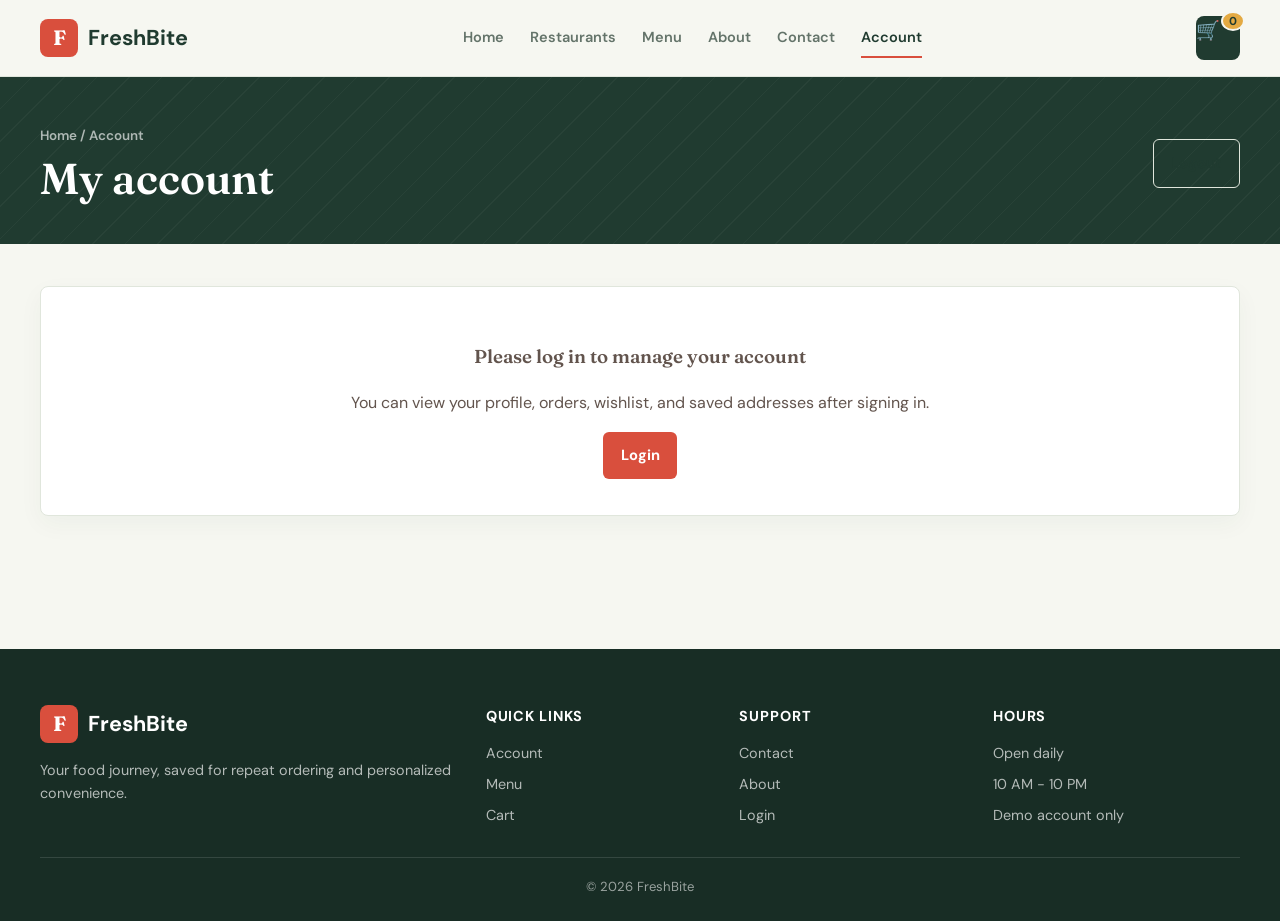
<file: account.html>
<!DOCTYPE html>
<html lang="en">
  <head>
    <meta charset="UTF-8" />
    <meta name="viewport" content="width=device-width, initial-scale=1.0" />
    <title>Account | FreshBite</title>
    <link rel="stylesheet" href="css/style.css" />
  </head>
  <body>
    <header class="site-header">
      <nav class="navbar container" aria-label="Main navigation">
        <a class="brand" href="index.html"><span class="brand-mark">F</span><span>FreshBite</span></a>
        <button class="mobile-menu" id="menu-toggle" aria-label="Open navigation" aria-expanded="false">☰</button>
        <div class="nav-links">
          <a href="index.html">Home</a>
          <a href="restaurants.html">Restaurants</a>
          <a href="menu.html">Menu</a>
          <a href="about.html">About</a>
          <a href="contact.html">Contact</a>
          <a href="account.html" class="active" data-user-label>Account</a>
        </div>
        <div class="nav-actions">
          <a class="icon-btn cart-link" href="cart.html" aria-label="View cart">🛒<span class="cart-badge cart-count">0</span></a>
        </div>
      </nav>
    </header>

    <main>
      <section class="page-banner">
        <div class="container page-banner-inner">
          <div>
            <div class="breadcrumb">Home / Account</div>
            <h1>My account</h1>
          </div>
          <button id="logout-btn" class="secondary-btn" type="button">Logout</button>
        </div>
      </section>

      <section class="page-content">
        <div id="account-login-prompt" class="container hidden">
          <div class="empty-state">
            <h3>Please log in to manage your account</h3>
            <p>You can view your profile, orders, wishlist, and saved addresses after signing in.</p>
            <a href="login.html" class="primary-btn">Login</a>
          </div>
        </div>

        <div id="account-panel" class="container account-grid hidden">
          <div>
            <div class="profile-card">
              <div class="account-hero">
                <h3>Profile</h3>
                <span class="badge">Verified</span>
              </div>
              <div class="profile-row"><strong>Name</strong><span id="profile-name">-</span></div>
              <div class="profile-row"><strong>Email</strong><span id="profile-email">-</span></div>
              <div class="profile-row"><strong>Phone</strong><span id="profile-phone">-</span></div>
              <div class="profile-row"><strong>Address</strong><span id="profile-address">-</span></div>
            </div>

            <div class="address-card" style="margin-top: 24px;">
              <h3>Saved delivery addresses</h3>
              <div class="address-list">
                <div class="list-item">No saved addresses yet. Add one in the form below.</div>
              </div>
            </div>
          </div>

          <div>
            <div class="profile-card">
              <h3>Edit profile</h3>
              <form id="profile-form">
                <div class="form-group">
                  <label for="profile-full-name">Full name</label>
                  <input class="form-control" id="profile-full-name" name="full-name" type="text" />
                </div>
                <div class="form-row">
                  <div class="form-group">
                    <label for="profile-email">Email</label>
                    <input class="form-control" id="profile-email-input" name="email" type="email" />
                  </div>
                  <div class="form-group">
                    <label for="profile-phone-input">Phone</label>
                    <input class="form-control" id="profile-phone-input" name="phone" type="tel" />
                  </div>
                </div>
                <div class="form-group">
                  <label for="profile-address-input">Address</label>
                  <textarea class="textarea-control" id="profile-address-input" name="address" rows="3"></textarea>
                </div>
                <div class="form-row">
                  <div class="form-group">
                    <label for="profile-city">City</label>
                    <input class="form-control" id="profile-city" name="city" type="text" />
                  </div>
                  <div class="form-group">
                    <label for="profile-postal-code">Postal code</label>
                    <input class="form-control" id="profile-postal-code" name="postal-code" type="text" />
                  </div>
                </div>
                <button type="submit" class="primary-btn">Save changes</button>
              </form>
            </div>

            <div class="order-history-card" style="margin-top: 24px;">
              <h3>Order history</h3>
              <div id="order-list" class="order-list"></div>
            </div>

            <div class="wishlist-card" style="margin-top: 24px;">
              <h3>Wishlist</h3>
              <div id="wishlist-panel" class="wishlist-list"></div>
            </div>
          </div>
        </div>
      </section>
    </main>

    <footer class="footer">
      <div class="container footer-grid">
        <div>
          <div class="brand" style="margin-bottom: 16px; color: var(--white);"><span class="brand-mark">F</span><span>FreshBite</span></div>
          <p>Your food journey, saved for repeat ordering and personalized convenience.</p>
        </div>
        <div>
          <h4>Quick links</h4>
          <ul>
            <li><a href="account.html">Account</a></li>
            <li><a href="menu.html">Menu</a></li>
            <li><a href="cart.html">Cart</a></li>
          </ul>
        </div>
        <div>
          <h4>Support</h4>
          <ul>
            <li><a href="contact.html">Contact</a></li>
            <li><a href="about.html">About</a></li>
            <li><a href="login.html">Login</a></li>
          </ul>
        </div>
        <div>
          <h4>Hours</h4>
          <ul>
            <li>Open daily</li>
            <li>10 AM - 10 PM</li>
            <li>Demo account only</li>
          </ul>
        </div>
      </div>
      <div class="container footer-bottom">© 2026 FreshBite</div>
    </footer>

    <script src="js/data.js"></script>
    <script src="js/common.js"></script>
    <script src="js/account.js"></script>
  </body>
</html>
</file>
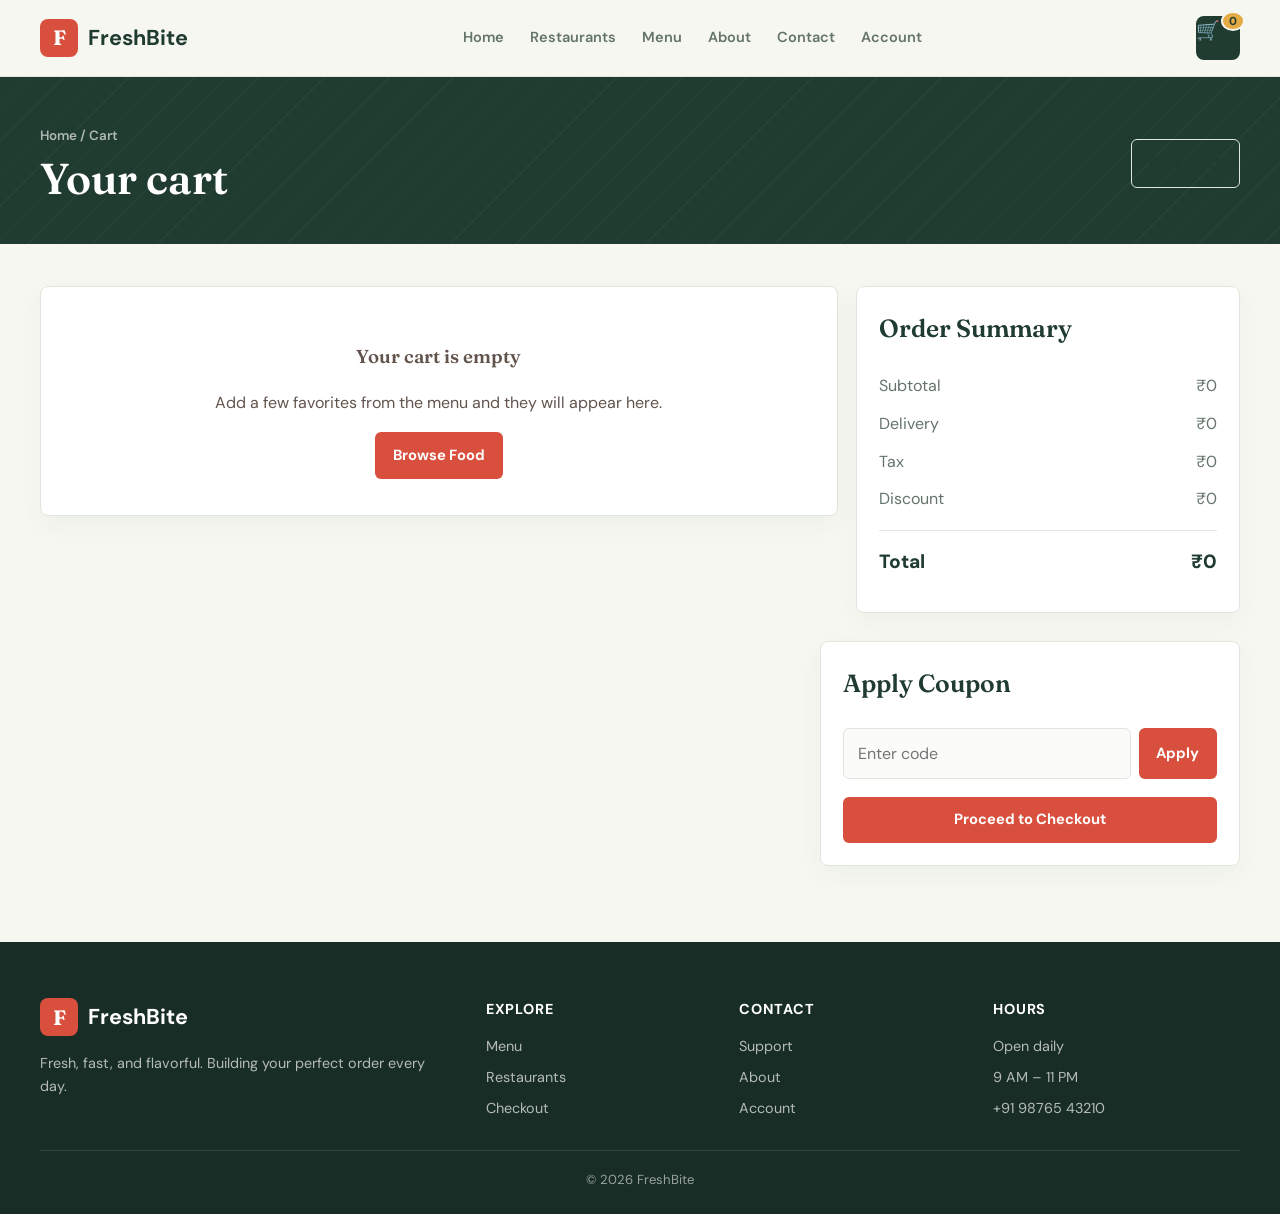
<file: cart.html>
<!DOCTYPE html>
<html lang="en">
  <head>
    <meta charset="UTF-8" />
    <meta name="viewport" content="width=device-width, initial-scale=1.0" />
    <title>Cart | FreshBite</title>
    <link rel="stylesheet" href="css/style.css" />
  </head>
  <body>
    <header class="site-header">
      <nav class="navbar container" aria-label="Main navigation">
        <a class="brand" href="index.html"><span class="brand-mark">F</span><span>FreshBite</span></a>
        <button class="mobile-menu" id="menu-toggle" aria-label="Open navigation" aria-expanded="false">☰</button>
        <div class="nav-links">
          <a href="index.html">Home</a>
          <a href="restaurants.html">Restaurants</a>
          <a href="menu.html">Menu</a>
          <a href="about.html">About</a>
          <a href="contact.html">Contact</a>
          <a href="account.html" data-user-label>Account</a>
        </div>
        <div class="nav-actions">
          <a class="icon-btn cart-link" href="cart.html" aria-label="View cart">🛒<span class="cart-badge cart-count">0</span></a>
        </div>
      </nav>
    </header>

    <main>
      <section class="page-banner">
        <div class="container page-banner-inner">
          <div>
            <div class="breadcrumb">Home / Cart</div>
            <h1>Your cart</h1>
          </div>
          <button id="clear-cart" class="secondary-btn" type="button">Clear cart</button>
        </div>
      </section>

      <section class="page-content">
        <div class="container cart-layout">
          <div id="cart-items" class="cart-items"></div>

          <aside id="cart-summary" class="summary-box">
            <h3>Order Summary</h3>
          </aside>
        </div>

        <div class="container" style="margin-top: 28px;">
          <div class="summary-box" style="max-width: 420px; margin-left: auto;">
            <h3>Apply Coupon</h3>
            <form id="coupon-form" class="coupon-box">
              <input id="coupon-code" type="text" placeholder="Enter code" aria-label="Coupon code" />
              <button type="submit" class="primary-btn">Apply</button>
            </form>
            <a id="checkout-btn" href="checkout.html" class="primary-btn" style="width:100%;">Proceed to Checkout</a>
          </div>
        </div>
      </section>
    </main>

    <footer class="footer">
      <div class="container footer-grid">
        <div>
          <div class="brand" style="margin-bottom: 16px; color: var(--white);"><span class="brand-mark">F</span><span>FreshBite</span></div>
          <p>Fresh, fast, and flavorful. Building your perfect order every day.</p>
        </div>
        <div>
          <h4>Explore</h4>
          <ul>
            <li><a href="menu.html">Menu</a></li>
            <li><a href="restaurants.html">Restaurants</a></li>
            <li><a href="checkout.html">Checkout</a></li>
          </ul>
        </div>
        <div>
          <h4>Contact</h4>
          <ul>
            <li><a href="contact.html">Support</a></li>
            <li><a href="about.html">About</a></li>
            <li><a href="account.html">Account</a></li>
          </ul>
        </div>
        <div>
          <h4>Hours</h4>
          <ul>
            <li>Open daily</li>
            <li>9 AM – 11 PM</li>
            <li>+91 98765 43210</li>
          </ul>
        </div>
      </div>
      <div class="container footer-bottom">© 2026 FreshBite</div>
    </footer>

    <script src="js/data.js"></script>
    <script src="js/common.js"></script>
    <script src="js/cart.js"></script>
  </body>
</html>
</file>
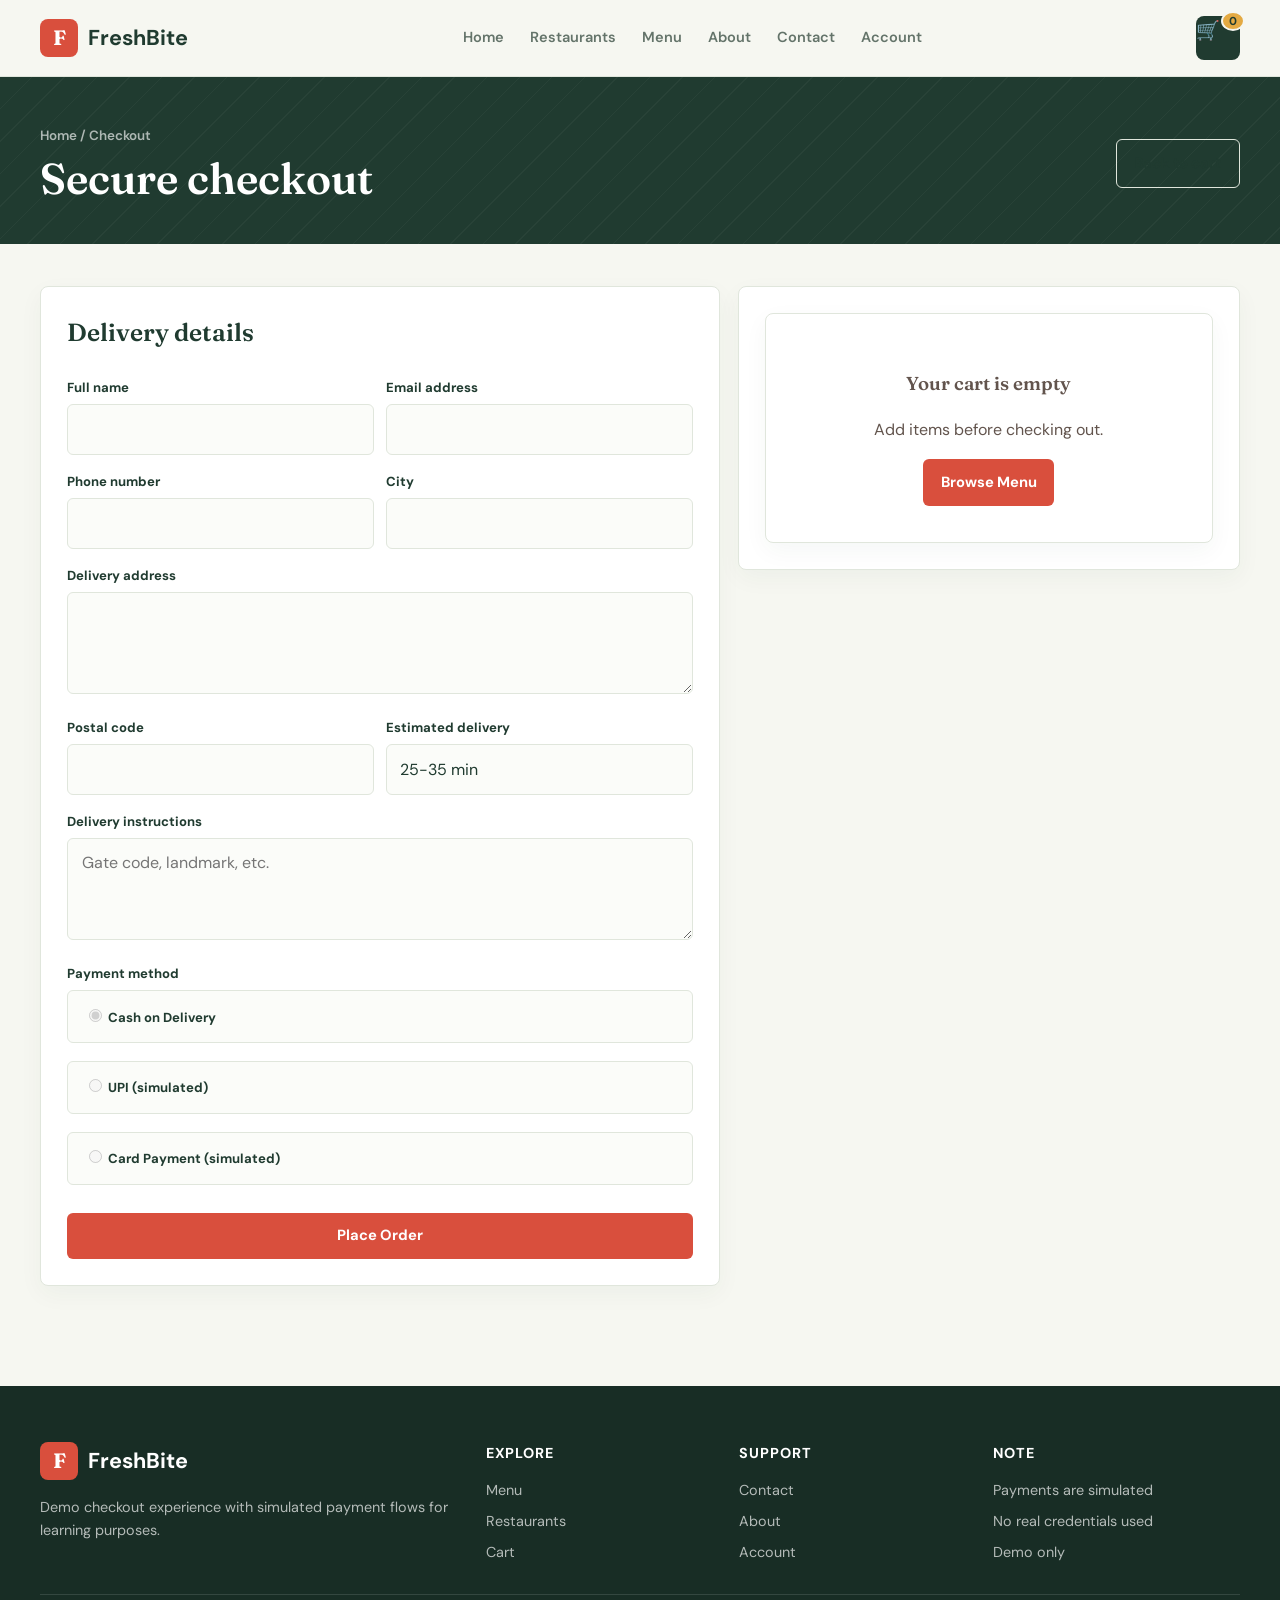
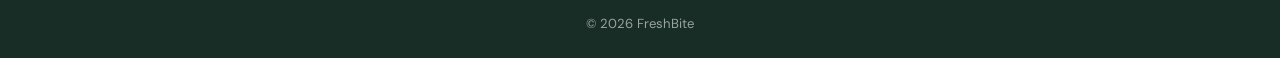
<file: checkout.html>
<!DOCTYPE html>
<html lang="en">
  <head>
    <meta charset="UTF-8" />
    <meta name="viewport" content="width=device-width, initial-scale=1.0" />
    <title>Checkout | FreshBite</title>
    <link rel="stylesheet" href="css/style.css" />
  </head>
  <body>
    <header class="site-header">
      <nav class="navbar container" aria-label="Main navigation">
        <a class="brand" href="index.html"><span class="brand-mark">F</span><span>FreshBite</span></a>
        <button class="mobile-menu" id="menu-toggle" aria-label="Open navigation" aria-expanded="false">☰</button>
        <div class="nav-links">
          <a href="index.html">Home</a>
          <a href="restaurants.html">Restaurants</a>
          <a href="menu.html">Menu</a>
          <a href="about.html">About</a>
          <a href="contact.html">Contact</a>
          <a href="account.html" data-user-label>Account</a>
        </div>
        <div class="nav-actions">
          <a class="icon-btn cart-link" href="cart.html" aria-label="View cart">🛒<span class="cart-badge cart-count">0</span></a>
        </div>
      </nav>
    </header>

    <main>
      <section class="page-banner">
        <div class="container page-banner-inner">
          <div>
            <div class="breadcrumb">Home / Checkout</div>
            <h1>Secure checkout</h1>
          </div>
          <a href="cart.html" class="secondary-btn">Back to cart</a>
        </div>
      </section>

      <section class="page-content">
        <div class="container checkout-grid">
          <form id="checkout-form" class="order-form">
            <h3>Delivery details</h3>
            <div class="form-row">
              <div class="form-group">
                <label for="customer-name">Full name</label>
                <input class="form-control" id="customer-name" name="customer-name" type="text" />
              </div>
              <div class="form-group">
                <label for="customer-email">Email address</label>
                <input class="form-control" id="customer-email" name="customer-email" type="email" />
              </div>
            </div>

            <div class="form-row">
              <div class="form-group">
                <label for="customer-phone">Phone number</label>
                <input class="form-control" id="customer-phone" name="customer-phone" type="tel" />
              </div>
              <div class="form-group">
                <label for="delivery-city">City</label>
                <input class="form-control" id="delivery-city" name="delivery-city" type="text" />
              </div>
            </div>

            <div class="form-group">
              <label for="delivery-address">Delivery address</label>
              <textarea class="textarea-control" id="delivery-address" name="delivery-address" rows="3"></textarea>
            </div>

            <div class="form-row">
              <div class="form-group">
                <label for="postal-code">Postal code</label>
                <input class="form-control" id="postal-code" name="postal-code" type="text" />
              </div>
              <div class="form-group">
                <label for="delivery-time">Estimated delivery</label>
                <input class="form-control" id="delivery-time" type="text" value="25-35 min" readonly />
              </div>
            </div>

            <div class="form-group">
              <label for="instructions">Delivery instructions</label>
              <textarea class="textarea-control" id="instructions" name="instructions" rows="3" placeholder="Gate code, landmark, etc."></textarea>
            </div>

            <div class="form-group">
              <label>Payment method</label>
              <div class="payment-options">
                <label class="payment-option"><input type="radio" name="payment-method" value="Cash on Delivery" checked /> Cash on Delivery</label>
                <label class="payment-option"><input type="radio" name="payment-method" value="UPI (simulated)" /> UPI (simulated)</label>
                <label class="payment-option"><input type="radio" name="payment-method" value="Card Payment (simulated)" /> Card Payment (simulated)</label>
              </div>
            </div>

            <button type="submit" class="primary-btn" style="width:100%; margin-top:6px;">Place Order</button>
          </form>

          <aside id="checkout-summary" class="order-summary"></aside>
        </div>

        <div class="container" style="margin-top: 24px;">
          <div id="order-confirmation"></div>
        </div>
      </section>
    </main>

    <footer class="footer">
      <div class="container footer-grid">
        <div>
          <div class="brand" style="margin-bottom: 16px; color: var(--white);"><span class="brand-mark">F</span><span>FreshBite</span></div>
          <p>Demo checkout experience with simulated payment flows for learning purposes.</p>
        </div>
        <div>
          <h4>Explore</h4>
          <ul>
            <li><a href="menu.html">Menu</a></li>
            <li><a href="restaurants.html">Restaurants</a></li>
            <li><a href="cart.html">Cart</a></li>
          </ul>
        </div>
        <div>
          <h4>Support</h4>
          <ul>
            <li><a href="contact.html">Contact</a></li>
            <li><a href="about.html">About</a></li>
            <li><a href="account.html">Account</a></li>
          </ul>
        </div>
        <div>
          <h4>Note</h4>
          <ul>
            <li>Payments are simulated</li>
            <li>No real credentials used</li>
            <li>Demo only</li>
          </ul>
        </div>
      </div>
      <div class="container footer-bottom">© 2026 FreshBite</div>
    </footer>

    <script src="js/data.js"></script>
    <script src="js/common.js"></script>
    <script src="js/checkout.js"></script>
  </body>
</html>
</file>
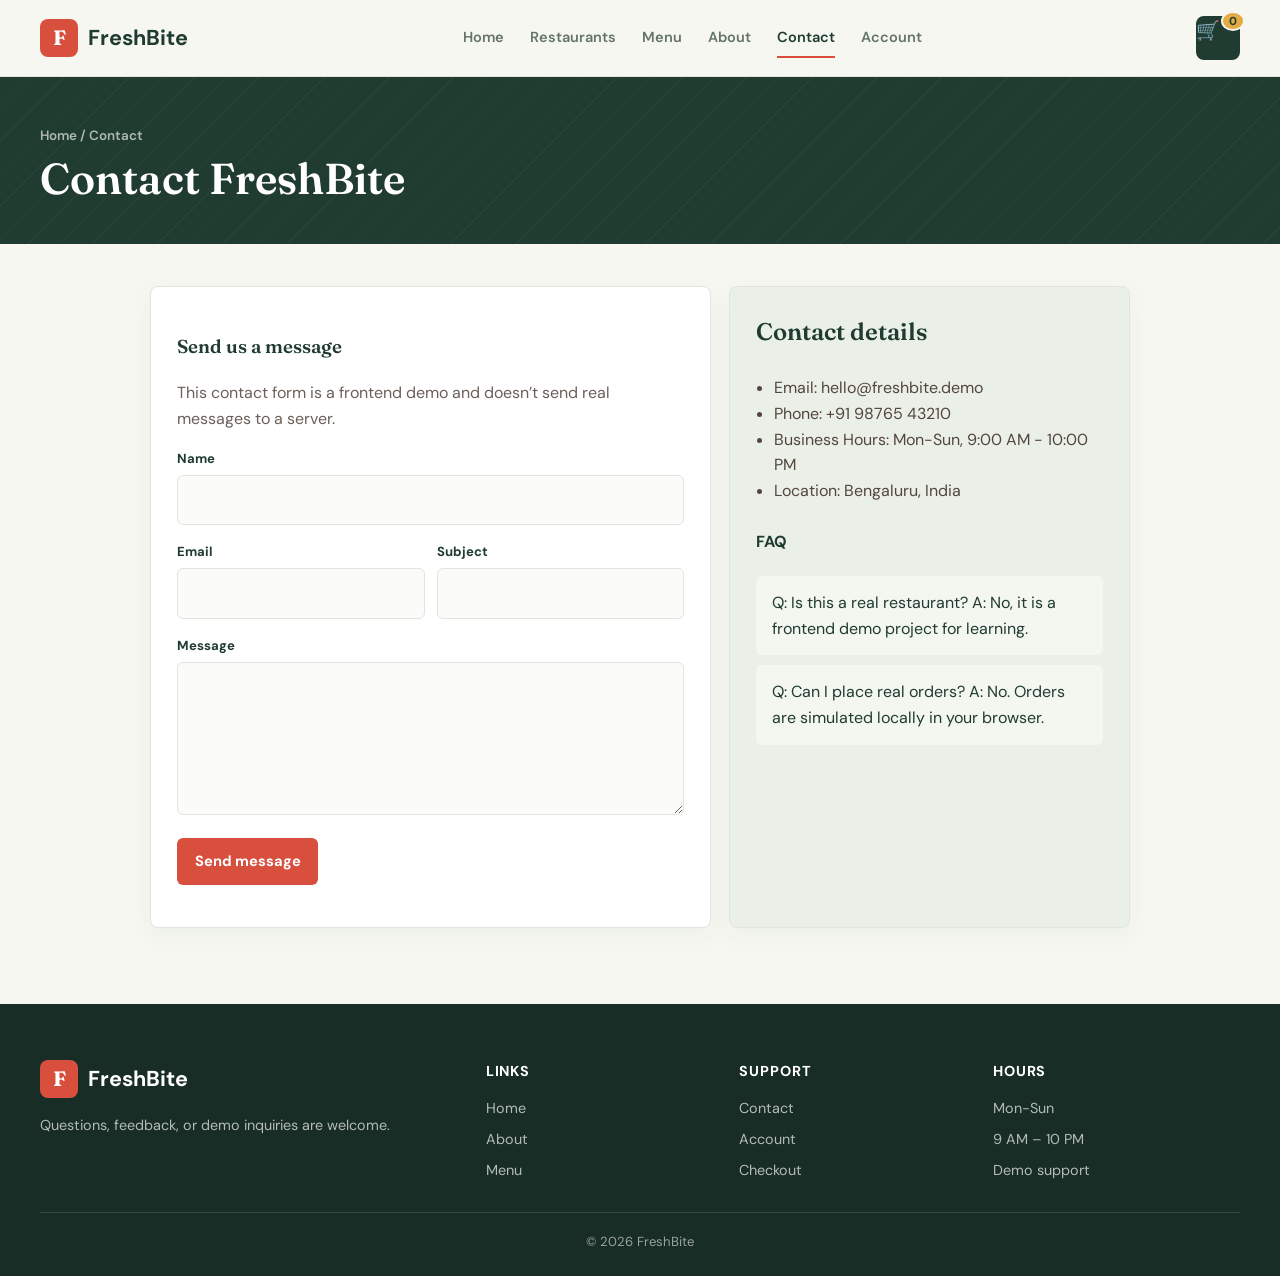
<file: contact.html>
<!DOCTYPE html>
<html lang="en">
  <head>
    <meta charset="UTF-8" />
    <meta name="viewport" content="width=device-width, initial-scale=1.0" />
    <title>Contact | FreshBite</title>
    <link rel="stylesheet" href="css/style.css" />
  </head>
  <body>
    <header class="site-header">
      <nav class="navbar container" aria-label="Main navigation">
        <a class="brand" href="index.html"><span class="brand-mark">F</span><span>FreshBite</span></a>
        <button class="mobile-menu" id="menu-toggle" aria-label="Open navigation" aria-expanded="false">☰</button>
        <div class="nav-links">
          <a href="index.html">Home</a>
          <a href="restaurants.html">Restaurants</a>
          <a href="menu.html">Menu</a>
          <a href="about.html">About</a>
          <a href="contact.html" class="active">Contact</a>
          <a href="account.html" data-user-label>Account</a>
        </div>
        <div class="nav-actions">
          <a class="icon-btn cart-link" href="cart.html" aria-label="View cart">🛒<span class="cart-badge cart-count">0</span></a>
        </div>
      </nav>
    </header>

    <main>
      <section class="page-banner">
        <div class="container page-banner-inner">
          <div>
            <div class="breadcrumb">Home / Contact</div>
            <h1>Contact FreshBite</h1>
          </div>
        </div>
      </section>

      <section class="page-content">
        <div class="container auth-layout">
          <div class="contact-panel">
            <h3>Send us a message</h3>
            <p style="color: rgba(45, 27, 18, 0.7);">This contact form is a frontend demo and doesn’t send real messages to a server.</p>
            <form id="contact-form">
              <div class="form-group">
                <label for="contact-name">Name</label>
                <input class="form-control" id="contact-name" name="name" type="text" />
              </div>
              <div class="form-row">
                <div class="form-group">
                  <label for="contact-email">Email</label>
                  <input class="form-control" id="contact-email" name="email" type="email" />
                </div>
                <div class="form-group">
                  <label for="contact-subject">Subject</label>
                  <input class="form-control" id="contact-subject" name="subject" type="text" />
                </div>
              </div>
              <div class="form-group">
                <label for="contact-message">Message</label>
                <textarea class="textarea-control" id="contact-message" name="message" rows="5"></textarea>
              </div>
              <button type="submit" class="primary-btn">Send message</button>
              <p id="contact-status" style="margin-top: 12px; color: var(--success); font-weight:700;"></p>
            </form>
          </div>

          <aside class="auth-side">
            <h3>Contact details</h3>
            <ul>
              <li>Email: hello@freshbite.demo</li>
              <li>Phone: +91 98765 43210</li>
              <li>Business Hours: Mon-Sun, 9:00 AM - 10:00 PM</li>
              <li>Location: Bengaluru, India</li>
            </ul>

            <div style="margin-top: 26px;">
              <h4>FAQ</h4>
              <div class="list-item">Q: Is this a real restaurant? A: No, it is a frontend demo project for learning.</div>
              <div class="list-item" style="margin-top:10px;">Q: Can I place real orders? A: No. Orders are simulated locally in your browser.</div>
            </div>
          </aside>
        </div>
      </section>
    </main>

    <footer class="footer">
      <div class="container footer-grid">
        <div>
          <div class="brand" style="margin-bottom: 16px; color: var(--white);"><span class="brand-mark">F</span><span>FreshBite</span></div>
          <p>Questions, feedback, or demo inquiries are welcome.</p>
        </div>
        <div>
          <h4>Links</h4>
          <ul>
            <li><a href="index.html">Home</a></li>
            <li><a href="about.html">About</a></li>
            <li><a href="menu.html">Menu</a></li>
          </ul>
        </div>
        <div>
          <h4>Support</h4>
          <ul>
            <li><a href="contact.html">Contact</a></li>
            <li><a href="account.html">Account</a></li>
            <li><a href="checkout.html">Checkout</a></li>
          </ul>
        </div>
        <div>
          <h4>Hours</h4>
          <ul>
            <li>Mon-Sun</li>
            <li>9 AM – 10 PM</li>
            <li>Demo support</li>
          </ul>
        </div>
      </div>
      <div class="container footer-bottom">© 2026 FreshBite</div>
    </footer>

    <script src="js/data.js"></script>
    <script src="js/common.js"></script>
    <script src="js/contact.js"></script>
  </body>
</html>
</file>
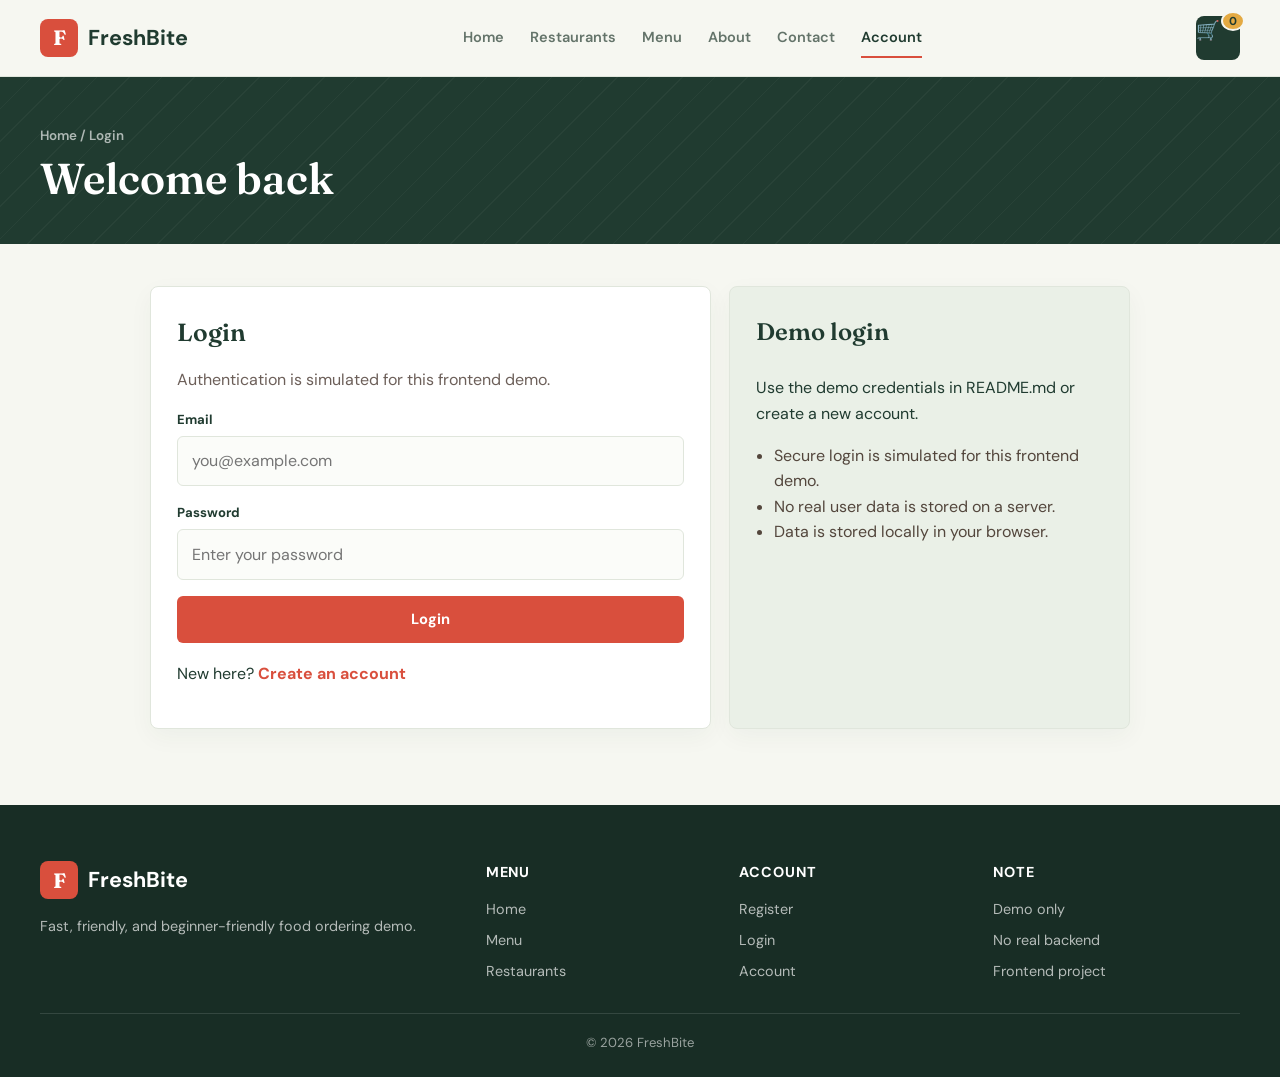
<file: login.html>
<!DOCTYPE html>
<html lang="en">
  <head>
    <meta charset="UTF-8" />
    <meta name="viewport" content="width=device-width, initial-scale=1.0" />
    <title>Login | FreshBite</title>
    <link rel="stylesheet" href="css/style.css" />
  </head>
  <body>
    <header class="site-header">
      <nav class="navbar container" aria-label="Main navigation">
        <a class="brand" href="index.html"><span class="brand-mark">F</span><span>FreshBite</span></a>
        <button class="mobile-menu" id="menu-toggle" aria-label="Open navigation" aria-expanded="false">☰</button>
        <div class="nav-links">
          <a href="index.html">Home</a>
          <a href="restaurants.html">Restaurants</a>
          <a href="menu.html">Menu</a>
          <a href="about.html">About</a>
          <a href="contact.html">Contact</a>
          <a href="login.html" class="active">Account</a>
        </div>
        <div class="nav-actions">
          <a class="icon-btn cart-link" href="cart.html" aria-label="View cart">🛒<span class="cart-badge cart-count">0</span></a>
        </div>
      </nav>
    </header>

    <main>
      <section class="page-banner">
        <div class="container page-banner-inner">
          <div>
            <div class="breadcrumb">Home / Login</div>
            <h1>Welcome back</h1>
          </div>
        </div>
      </section>

      <section class="page-content">
        <div class="container auth-layout">
          <div class="form-box">
            <h2>Login</h2>
            <p style="margin-top: -6px; color: rgba(45,27,18,0.7);">Authentication is simulated for this frontend demo.</p>
            <form id="login-form">
              <div class="form-group">
                <label for="login-email">Email</label>
                <input class="form-control" id="login-email" name="email" type="email" placeholder="you@example.com" />
              </div>
              <div class="form-group">
                <label for="login-password">Password</label>
                <input class="form-control" id="login-password" name="password" type="password" placeholder="Enter your password" />
              </div>
              <button type="submit" class="primary-btn" style="width:100%;">Login</button>
            </form>
            <p style="margin-top: 18px;">New here? <a href="register.html" style="color: var(--orange); font-weight: 700;">Create an account</a></p>
          </div>

          <aside class="auth-side">
            <h3>Demo login</h3>
            <p>Use the demo credentials in README.md or create a new account.</p>
            <ul>
              <li>Secure login is simulated for this frontend demo.</li>
              <li>No real user data is stored on a server.</li>
              <li>Data is stored locally in your browser.</li>
            </ul>
          </aside>
        </div>
      </section>
    </main>

    <footer class="footer">
      <div class="container footer-grid">
        <div>
          <div class="brand" style="margin-bottom: 16px; color: var(--white);"><span class="brand-mark">F</span><span>FreshBite</span></div>
          <p>Fast, friendly, and beginner-friendly food ordering demo.</p>
        </div>
        <div>
          <h4>Menu</h4>
          <ul>
            <li><a href="index.html">Home</a></li>
            <li><a href="menu.html">Menu</a></li>
            <li><a href="restaurants.html">Restaurants</a></li>
          </ul>
        </div>
        <div>
          <h4>Account</h4>
          <ul>
            <li><a href="register.html">Register</a></li>
            <li><a href="login.html">Login</a></li>
            <li><a href="account.html">Account</a></li>
          </ul>
        </div>
        <div>
          <h4>Note</h4>
          <ul>
            <li>Demo only</li>
            <li>No real backend</li>
            <li>Frontend project</li>
          </ul>
        </div>
      </div>
      <div class="container footer-bottom">© 2026 FreshBite</div>
    </footer>

    <script src="js/data.js"></script>
    <script src="js/common.js"></script>
    <script src="js/auth.js"></script>
  </body>
</html>
</file>
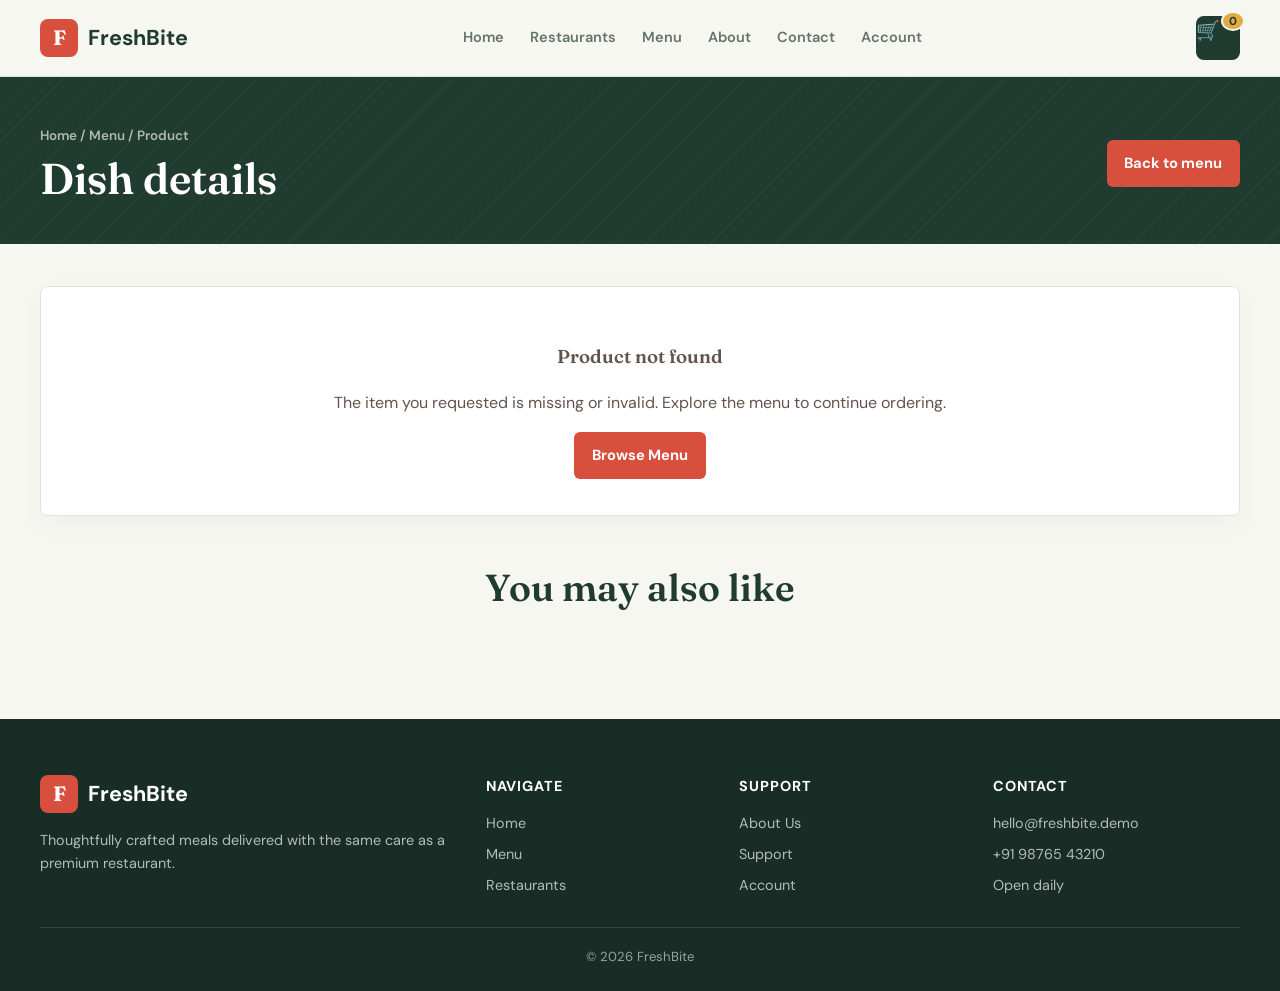
<file: product.html>
<!DOCTYPE html>
<html lang="en">
  <head>
    <meta charset="UTF-8" />
    <meta name="viewport" content="width=device-width, initial-scale=1.0" />
    <title>Product Details | FreshBite</title>
    <link rel="stylesheet" href="css/style.css" />
  </head>
  <body>
    <header class="site-header">
      <nav class="navbar container" aria-label="Main navigation">
        <a class="brand" href="index.html"><span class="brand-mark">F</span><span>FreshBite</span></a>
        <button class="mobile-menu" id="menu-toggle" aria-label="Open navigation" aria-expanded="false">☰</button>
        <div class="nav-links">
          <a href="index.html">Home</a>
          <a href="restaurants.html">Restaurants</a>
          <a href="menu.html">Menu</a>
          <a href="about.html">About</a>
          <a href="contact.html">Contact</a>
          <a href="account.html" data-user-label>Account</a>
        </div>
        <div class="nav-actions">
          <a class="icon-btn cart-link" href="cart.html" aria-label="View cart">🛒<span class="cart-badge cart-count">0</span></a>
        </div>
      </nav>
    </header>

    <main>
      <section class="page-banner">
        <div class="container page-banner-inner">
          <div>
            <div class="breadcrumb">Home / Menu / Product</div>
            <h1>Dish details</h1>
          </div>
          <a href="menu.html" class="primary-btn">Back to menu</a>
        </div>
      </section>

      <section class="page-content">
        <div class="container">
          <div id="product-detail"></div>

          <div class="section-heading" style="margin-top: 50px;">
            <h2>You may also like</h2>
          </div>
          <div id="related-products" class="grid card-grid"></div>
        </div>
      </section>
    </main>

    <footer class="footer">
      <div class="container footer-grid">
        <div>
          <div class="brand" style="margin-bottom: 16px; color: var(--white);"><span class="brand-mark">F</span><span>FreshBite</span></div>
          <p>Thoughtfully crafted meals delivered with the same care as a premium restaurant.</p>
        </div>
        <div>
          <h4>Navigate</h4>
          <ul>
            <li><a href="index.html">Home</a></li>
            <li><a href="menu.html">Menu</a></li>
            <li><a href="restaurants.html">Restaurants</a></li>
          </ul>
        </div>
        <div>
          <h4>Support</h4>
          <ul>
            <li><a href="about.html">About Us</a></li>
            <li><a href="contact.html">Support</a></li>
            <li><a href="account.html">Account</a></li>
          </ul>
        </div>
        <div>
          <h4>Contact</h4>
          <ul>
            <li>hello@freshbite.demo</li>
            <li>+91 98765 43210</li>
            <li>Open daily</li>
          </ul>
        </div>
      </div>
      <div class="container footer-bottom">© 2026 FreshBite</div>
    </footer>

    <script src="js/data.js"></script>
    <script src="js/common.js"></script>
    <script src="js/product.js"></script>
  </body>
</html>
</file>
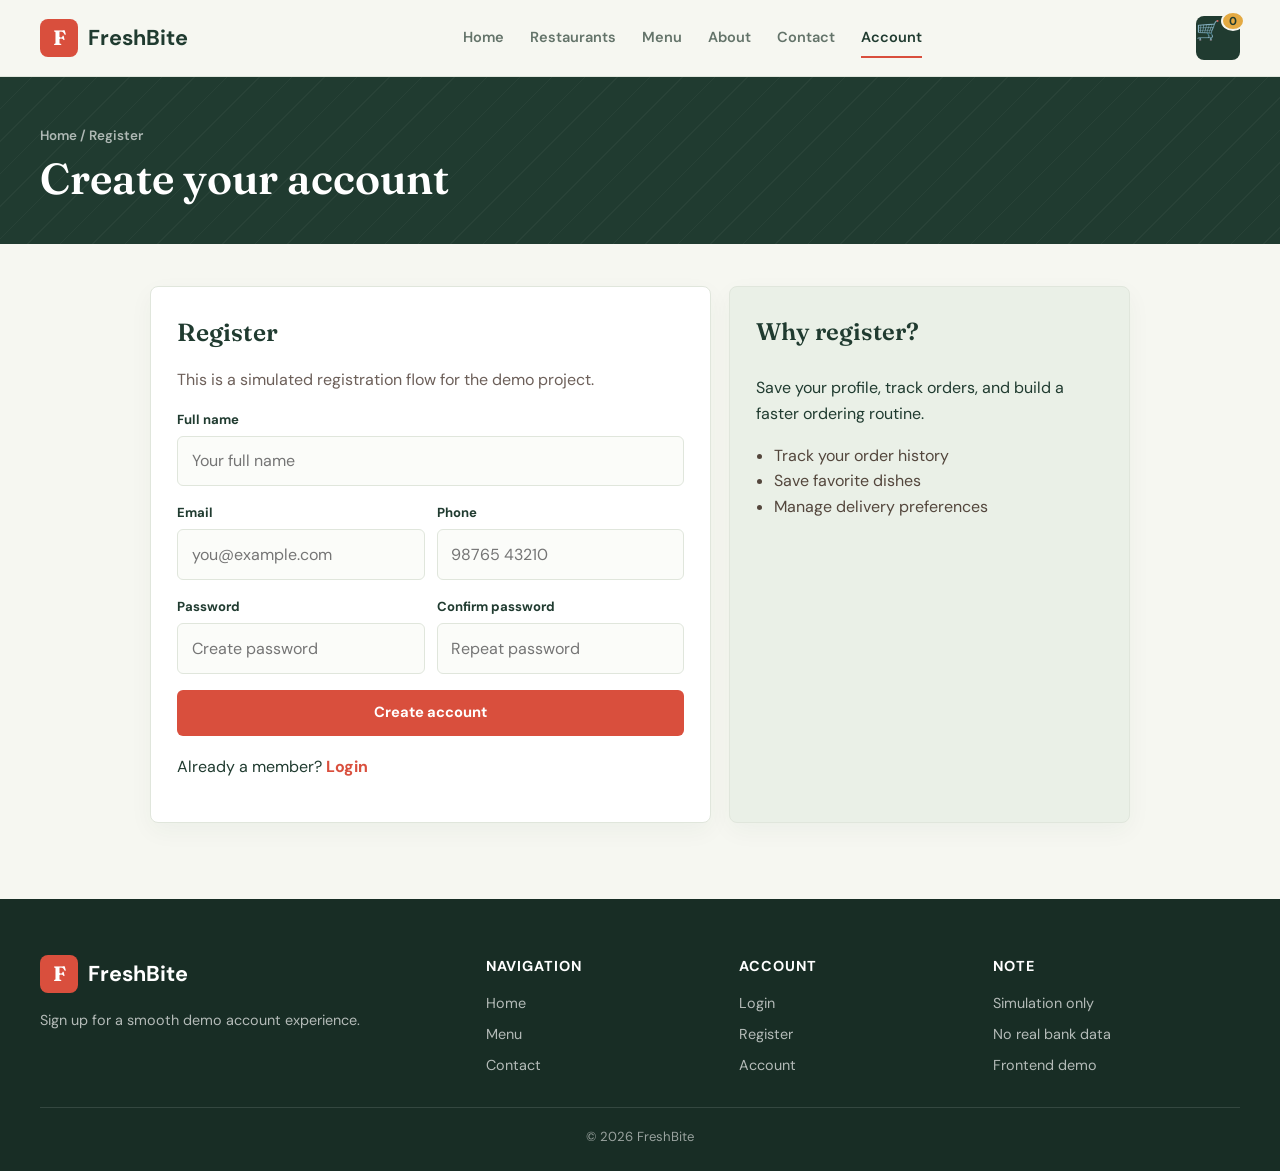
<file: register.html>
<!DOCTYPE html>
<html lang="en">
  <head>
    <meta charset="UTF-8" />
    <meta name="viewport" content="width=device-width, initial-scale=1.0" />
    <title>Register | FreshBite</title>
    <link rel="stylesheet" href="css/style.css" />
  </head>
  <body>
    <header class="site-header">
      <nav class="navbar container" aria-label="Main navigation">
        <a class="brand" href="index.html"><span class="brand-mark">F</span><span>FreshBite</span></a>
        <button class="mobile-menu" id="menu-toggle" aria-label="Open navigation" aria-expanded="false">☰</button>
        <div class="nav-links">
          <a href="index.html">Home</a>
          <a href="restaurants.html">Restaurants</a>
          <a href="menu.html">Menu</a>
          <a href="about.html">About</a>
          <a href="contact.html">Contact</a>
          <a href="register.html" class="active">Account</a>
        </div>
        <div class="nav-actions">
          <a class="icon-btn cart-link" href="cart.html" aria-label="View cart">🛒<span class="cart-badge cart-count">0</span></a>
        </div>
      </nav>
    </header>

    <main>
      <section class="page-banner">
        <div class="container page-banner-inner">
          <div>
            <div class="breadcrumb">Home / Register</div>
            <h1>Create your account</h1>
          </div>
        </div>
      </section>

      <section class="page-content">
        <div class="container auth-layout">
          <div class="form-box">
            <h2>Register</h2>
            <p style="margin-top: -6px; color: rgba(45,27,18,0.7);">This is a simulated registration flow for the demo project.</p>
            <form id="register-form">
              <div class="form-group">
                <label for="register-name">Full name</label>
                <input class="form-control" id="register-name" name="full-name" type="text" placeholder="Your full name" />
              </div>
              <div class="form-row">
                <div class="form-group">
                  <label for="register-email">Email</label>
                  <input class="form-control" id="register-email" name="email" type="email" placeholder="you@example.com" />
                </div>
                <div class="form-group">
                  <label for="register-phone">Phone</label>
                  <input class="form-control" id="register-phone" name="phone" type="tel" placeholder="98765 43210" />
                </div>
              </div>
              <div class="form-row">
                <div class="form-group">
                  <label for="register-password">Password</label>
                  <input class="form-control" id="register-password" name="password" type="password" placeholder="Create password" />
                </div>
                <div class="form-group">
                  <label for="register-confirm">Confirm password</label>
                  <input class="form-control" id="register-confirm" name="confirm-password" type="password" placeholder="Repeat password" />
                </div>
              </div>
              <button type="submit" class="primary-btn" style="width:100%;">Create account</button>
            </form>
            <p style="margin-top: 18px;">Already a member? <a href="login.html" style="color: var(--orange); font-weight: 700;">Login</a></p>
          </div>

          <aside class="auth-side">
            <h3>Why register?</h3>
            <p>Save your profile, track orders, and build a faster ordering routine.</p>
            <ul>
              <li>Track your order history</li>
              <li>Save favorite dishes</li>
              <li>Manage delivery preferences</li>
            </ul>
          </aside>
        </div>
      </section>
    </main>

    <footer class="footer">
      <div class="container footer-grid">
        <div>
          <div class="brand" style="margin-bottom: 16px; color: var(--white);"><span class="brand-mark">F</span><span>FreshBite</span></div>
          <p>Sign up for a smooth demo account experience.</p>
        </div>
        <div>
          <h4>Navigation</h4>
          <ul>
            <li><a href="index.html">Home</a></li>
            <li><a href="menu.html">Menu</a></li>
            <li><a href="contact.html">Contact</a></li>
          </ul>
        </div>
        <div>
          <h4>Account</h4>
          <ul>
            <li><a href="login.html">Login</a></li>
            <li><a href="register.html">Register</a></li>
            <li><a href="account.html">Account</a></li>
          </ul>
        </div>
        <div>
          <h4>Note</h4>
          <ul>
            <li>Simulation only</li>
            <li>No real bank data</li>
            <li>Frontend demo</li>
          </ul>
        </div>
      </div>
      <div class="container footer-bottom">© 2026 FreshBite</div>
    </footer>

    <script src="js/data.js"></script>
    <script src="js/common.js"></script>
    <script src="js/auth.js"></script>
  </body>
</html>
</file>
<file: css/style.css>
@import url('https://fonts.googleapis.com/css2?family=DM+Sans:wght@400;500;600;700&family=Fraunces:opsz,wght@9..144,500;9..144,600;9..144,700&display=swap');

:root {
  --orange: #d94f3d;
  --orange-dark: #b63c30;
  --cream: #f6f7f1;
  --brown: #203b30;
  --white: #ffffff;
  --light-gray: #eef1e9;
  --success: #32765b;
  --error: #b63c30;
  --shadow: 0 16px 40px rgba(32, 59, 48, 0.08);
  --radius: 8px;
  --ink-muted: #64746a;
  --line: #e0e6dc;
  --citrus: #e4aa43;
}

* {
  box-sizing: border-box;
}

html {
  scroll-behavior: smooth;
}

body {
  margin: 0;
  font-family: 'DM Sans', sans-serif;
  background: var(--cream);
  color: var(--brown);
  line-height: 1.6;
}

a {
  text-decoration: none;
  color: inherit;
}

img {
  max-width: 100%;
  display: block;
}

button, input, select, textarea {
  font: inherit;
}

button {
  cursor: pointer;
}

.container {
  width: min(1200px, calc(100% - 32px));
  margin: 0 auto;
}

.section {
  padding: 90px 0;
}

.section-heading {
  text-align: center;
  margin-bottom: 35px;
}

.section-heading h2 {
  font-size: clamp(2rem, 4vw, 2.7rem);
  margin: 0 0 10px;
}

.section-heading p {
  margin: 0 auto;
  max-width: 620px;
  color: rgba(45, 27, 18, 0.75);
}

.site-header {
  position: sticky;
  top: 0;
  z-index: 1000;
  background: rgba(255, 248, 240, 0.96);
  backdrop-filter: blur(12px);
  border-bottom: 1px solid rgba(45, 27, 18, 0.06);
}

.navbar {
  display: flex;
  justify-content: space-between;
  align-items: center;
  min-height: 78px;
  gap: 20px;
}

.brand {
  display: flex;
  align-items: center;
  gap: 12px;
  font-weight: 700;
  font-size: 1.5rem;
  color: var(--brown);
}

.brand-mark {
  width: 42px;
  height: 42px;
  border-radius: 12px;
  display: grid;
  place-items: center;
  background: linear-gradient(135deg, var(--orange), #ff8a5b);
  color: var(--white);
  box-shadow: var(--shadow);
  font-size: 1.3rem;
}

.nav-links {
  display: flex;
  align-items: center;
  gap: 24px;
}

.nav-links a {
  font-weight: 600;
  color: rgba(45, 27, 18, 0.82);
  transition: color 0.2s ease;
}

.nav-links a:hover,
.nav-links a:focus-visible,
.nav-links a.active {
  color: var(--orange);
}

.nav-actions {
  display: flex;
  align-items: center;
  gap: 12px;
}

.icon-btn,
.primary-btn,
.secondary-btn,
.small-btn,
.filter-btn,
.delete-btn,
.action-btn {
  border: none;
  border-radius: 12px;
  transition: transform 0.2s ease, box-shadow 0.2s ease, opacity 0.2s ease;
}

.primary-btn,
.secondary-btn,
.small-btn,
.filter-btn,
.action-btn {
  display: inline-flex;
  align-items: center;
  justify-content: center;
  padding: 0.85rem 1.3rem;
  font-weight: 700;
}

.primary-btn {
  background: linear-gradient(135deg, var(--orange), #ff8b5c);
  color: var(--white);
  box-shadow: 0 14px 24px rgba(255, 107, 53, 0.2);
}

.primary-btn:hover,
.secondary-btn:hover,
.small-btn:hover,
.filter-btn:hover,
.action-btn:hover,
.icon-btn:hover,
.delete-btn:hover {
  transform: translateY(-1px);
}

.secondary-btn {
  background: var(--white);
  border: 1px solid rgba(45, 27, 18, 0.1);
  color: var(--brown);
}

.icon-btn {
  position: relative;
  width: 48px;
  height: 48px;
  background: rgba(255, 107, 53, 0.08);
  color: var(--brown);
  font-size: 1.2rem;
}

.cart-badge {
  position: absolute;
  top: -6px;
  right: -6px;
  min-width: 20px;
  height: 20px;
  padding: 0 6px;
  border-radius: 50%;
  background: var(--orange);
  color: var(--white);
  font-size: 0.72rem;
  font-weight: 700;
  display: grid;
  place-items: center;
}

.mobile-menu {
  display: none;
  width: 48px;
  height: 48px;
  border: 1px solid rgba(45, 27, 18, 0.08);
  background: var(--white);
  font-size: 1.4rem;
  border-radius: 12px;
}

.hero {
  background: radial-gradient(circle at top left, rgba(255, 107, 53, 0.1), transparent 40%), var(--cream);
}

.hero-inner {
  display: grid;
  grid-template-columns: 1.15fr 0.85fr;
  align-items: center;
  gap: 48px;
  padding: 70px 0 80px;
}

.hero-copy h1 {
  font-size: clamp(2.6rem, 5vw, 4.7rem);
  line-height: 1.08;
  margin: 0 0 20px;
}

.hero-copy p {
  color: rgba(45, 27, 18, 0.72);
  font-size: 1.08rem;
  margin-bottom: 24px;
  max-width: 560px;
}

.hero-actions {
  display: flex;
  flex-wrap: wrap;
  gap: 14px;
  margin-bottom: 30px;
}

.quick-stats {
  display: flex;
  gap: 28px;
  flex-wrap: wrap;
}

.quick-stat {
  min-width: 120px;
}

.quick-stat strong {
  display: block;
  font-size: 1.7rem;
  color: var(--brown);
}

.quick-stat span {
  color: rgba(45, 27, 18, 0.7);
  font-size: 0.92rem;
}

.hero-visual {
  position: relative;
  display: flex;
  justify-content: center;
}

.hero-card {
  position: relative;
  width: min(100%, 500px);
  background: var(--white);
  border-radius: 30px;
  padding: 22px;
  box-shadow: var(--shadow);
}

.hero-food-image {
  border-radius: 24px;
  overflow: hidden;
  height: 440px;
  margin-bottom: 18px;
}

.hero-food-image img {
  width: 100%;
  height: 100%;
  object-fit: cover;
}

.hero-badge {
  position: absolute;
  right: 22px;
  bottom: 105px;
  background: var(--white);
  padding: 14px 16px;
  border-radius: 18px;
  box-shadow: var(--shadow);
}

.hero-badge strong {
  display: block;
  font-size: 1.4rem;
}

.hero-badge span {
  color: rgba(45, 27, 18, 0.7);
  font-size: 0.85rem;
}

.search-bar {
  display: flex;
  gap: 12px;
  align-items: center;
  margin: 16px 0 18px;
  padding: 12px 14px;
  border-radius: 16px;
  background: var(--white);
  border: 1px solid rgba(45, 27, 18, 0.08);
  box-shadow: var(--shadow);
}

.search-bar input {
  flex: 1;
  border: none;
  outline: none;
  background: transparent;
  color: var(--brown);
  font-size: 1rem;
}

.search-bar .primary-btn {
  padding: 0.8rem 1rem;
}

.filters-wrap {
  display: flex;
  flex-wrap: wrap;
  gap: 14px;
  align-items: center;
  margin-bottom: 26px;
}

.filter-field {
  display: flex;
  flex-direction: column;
  gap: 6px;
  min-width: 170px;
}

.filter-field label {
  font-size: 0.82rem;
  color: rgba(45, 27, 18, 0.72);
  font-weight: 700;
}

.filter-field select,
.form-control,
.textarea-control,
.search-wrap input {
  width: 100%;
  border: 1px solid rgba(45, 27, 18, 0.1);
  border-radius: 12px;
  padding: 0.8rem 0.9rem;
  background: var(--white);
  color: var(--brown);
}

input:focus-visible,
select:focus-visible,
textarea:focus-visible,
button:focus-visible,
a:focus-visible {
  outline: 3px solid rgba(255, 107, 53, 0.25);
  outline-offset: 2px;
}

.grid {
  display: grid;
  gap: 22px;
}

.card-grid {
  grid-template-columns: repeat(3, minmax(0, 1fr));
}

.card {
  background: var(--white);
  border-radius: var(--radius);
  overflow: hidden;
  box-shadow: var(--shadow);
  border: 1px solid rgba(45, 27, 18, 0.04);
}

.card-image {
  position: relative;
  height: 220px;
  overflow: hidden;
}

.card-image img {
  width: 100%;
  height: 100%;
  object-fit: cover;
  transition: transform 0.25s ease;
}

.card:hover .card-image img {
  transform: scale(1.04);
}

.card-body {
  padding: 1.1rem 1.1rem 1.2rem;
}

.card-topline,
.meta-row {
  display: flex;
  align-items: center;
  justify-content: space-between;
  gap: 12px;
}

.card-topline {
  margin-bottom: 10px;
}

.rating-badge {
  display: inline-flex;
  align-items: center;
  gap: 6px;
  background: rgba(46, 125, 50, 0.12);
  color: var(--success);
  border-radius: 999px;
  padding: 0.35rem 0.65rem;
  font-size: 0.8rem;
  font-weight: 700;
}

.card h3,
.card h4,
.product-head h3 {
  margin: 0 0 8px;
}

.card p {
  margin: 0;
  color: rgba(45, 27, 18, 0.75);
}

.meta-row {
  margin-top: 14px;
  color: rgba(45, 27, 18, 0.75);
  font-size: 0.9rem;
}

.price-row {
  display: flex;
  align-items: center;
  justify-content: space-between;
  gap: 10px;
  margin-top: 18px;
}

.price-row strong {
  font-size: 1.45rem;
  color: var(--orange);
}

.food-card-actions,
.restaurant-actions {
  display: flex;
  gap: 10px;
  margin-top: 16px;
}

.small-btn {
  padding: 0.7rem 0.9rem;
  font-size: 0.9rem;
}

.small-btn.primary-btn {
  flex: 1;
}

.small-btn.secondary-btn {
  background: rgba(255, 107, 53, 0.08);
  border-color: rgba(255, 107, 53, 0.1);
  color: var(--orange);
}

.inline-actions {
  display: flex;
  gap: 10px;
}

.category-strip {
  display: flex;
  gap: 12px;
  flex-wrap: wrap;
  margin-bottom: 28px;
}

.category-chip {
  background: var(--white);
  color: var(--brown);
  border: 1px solid rgba(45, 27, 18, 0.08);
  border-radius: 999px;
  padding: 0.7rem 1rem;
  font-weight: 700;
}

.category-chip.active {
  background: var(--orange);
  color: var(--white);
  border-color: transparent;
}

.offer-banner {
  display: grid;
  grid-template-columns: 1.1fr 0.9fr;
  align-items: center;
  gap: 20px;
  padding: 34px 36px;
  border-radius: 24px;
  background: linear-gradient(135deg, #ffefe4, #fff7f1);
  border: 1px solid rgba(255, 107, 53, 0.12);
  box-shadow: var(--shadow);
}

.offer-banner h3 {
  margin: 0 0 8px;
  font-size: clamp(1.8rem, 4vw, 2.5rem);
}

.offer-banner p {
  margin: 0 0 18px;
  color: rgba(45, 27, 18, 0.7);
}

.steps {
  display: grid;
  grid-template-columns: repeat(3, minmax(0, 1fr));
  gap: 22px;
}

.step-card {
  background: var(--white);
  border-radius: 24px;
  padding: 28px 24px;
  text-align: center;
  box-shadow: var(--shadow);
}

.step-number {
  width: 58px;
  height: 58px;
  border-radius: 50%;
  display: grid;
  place-items: center;
  margin: 0 auto 18px;
  background: rgba(255, 107, 53, 0.12);
  color: var(--orange);
  font-weight: 800;
  font-size: 1.2rem;
}

.testimonial-grid {
  display: grid;
  grid-template-columns: repeat(3, minmax(0, 1fr));
  gap: 22px;
}

.review-card {
  background: var(--white);
  border-radius: 22px;
  padding: 22px;
  box-shadow: var(--shadow);
}

.review-author {
  display: flex;
  align-items: center;
  gap: 12px;
  margin-top: 18px;
}

.avatar {
  width: 44px;
  height: 44px;
  border-radius: 50%;
  display: grid;
  place-items: center;
  background: linear-gradient(135deg, var(--orange), #ff9d78);
  color: var(--white);
  font-weight: 700;
}

.footer {
  background: #20150f;
  color: rgba(255, 255, 255, 0.82);
  padding: 60px 0 26px;
}

.footer-grid {
  display: grid;
  grid-template-columns: 1.2fr 0.8fr 0.8fr 1fr;
  gap: 26px;
}

.footer h4 {
  margin: 0 0 14px;
  color: var(--white);
}

.footer ul {
  list-style: none;
  padding: 0;
  margin: 0;
  display: grid;
  gap: 8px;
}

.footer a {
  color: rgba(255, 255, 255, 0.8);
}

.footer-bottom {
  border-top: 1px solid rgba(255,255,255,0.14);
  margin-top: 30px;
  padding-top: 18px;
  text-align: center;
  color: rgba(255,255,255,0.75);
}

.page-banner {
  position: relative;
  background: linear-gradient(135deg, rgba(255, 107, 53, 0.14), rgba(255, 248, 240, 0.8));
  padding: 52px 0 30px;
}

.page-banner-inner {
  display: flex;
  flex-wrap: wrap;
  align-items: center;
  justify-content: space-between;
  gap: 18px;
}

.page-banner h1 {
  margin: 0;
  font-size: clamp(2.2rem, 4vw, 3.2rem);
}

.breadcrumb {
  color: rgba(45, 27, 18, 0.7);
  font-weight: 600;
}

.page-content {
  padding: 52px 0 80px;
}

.empty-state {
  background: var(--white);
  border-radius: var(--radius);
  padding: 36px 22px;
  text-align: center;
  box-shadow: var(--shadow);
  color: rgba(45, 27, 18, 0.75);
}

.product-layout {
  display: grid;
  grid-template-columns: 1fr 1fr;
  gap: 32px;
  align-items: start;
}

.product-gallery {
  background: var(--white);
  border-radius: 26px;
  overflow: hidden;
  box-shadow: var(--shadow);
}

.product-gallery img {
  width: 100%;
  height: 100%;
  min-height: 420px;
  object-fit: cover;
}

.product-info {
  background: var(--white);
  border-radius: 26px;
  padding: 28px;
  box-shadow: var(--shadow);
}

.product-badges {
  display: flex;
  flex-wrap: wrap;
  gap: 10px;
  margin-bottom: 12px;
}

.badge {
  background: rgba(255, 107, 53, 0.1);
  border: 1px solid rgba(255, 107, 53, 0.08);
  color: var(--orange);
  border-radius: 999px;
  padding: 0.45rem 0.75rem;
  font-size: 0.76rem;
  font-weight: 700;
}

.product-controls {
  display: flex;
  align-items: center;
  gap: 12px;
  margin: 22px 0;
}

.qty-box {
  display: inline-flex;
  align-items: center;
  border: 1px solid rgba(45, 27, 18, 0.1);
  border-radius: 12px;
  overflow: hidden;
  background: var(--light-gray);
}

.qty-box button {
  background: transparent;
  border: none;
  width: 42px;
  height: 42px;
  font-size: 1.4rem;
  color: var(--brown);
}

.qty-box span {
  min-width: 36px;
  text-align: center;
  font-weight: 700;
}

.info-grid {
  display: grid;
  grid-template-columns: repeat(2, minmax(0, 1fr));
  gap: 12px;
  margin: 18px 0;
}

.info-item {
  background: var(--light-gray);
  border-radius: 14px;
  padding: 12px 14px;
}

.info-item span {
  display: block;
  color: rgba(45, 27, 18, 0.6);
  font-size: 0.8rem;
  margin-bottom: 4px;
}

.info-item strong {
  font-size: 1rem;
}

.auth-layout {
  display: grid;
  grid-template-columns: 1fr 1fr;
  gap: 30px;
  align-items: start;
}

.form-box {
  background: var(--white);
  border-radius: 26px;
  padding: 30px;
  box-shadow: var(--shadow);
}

.form-box h2 {
  margin-top: 0;
}

.form-group {
  margin-bottom: 18px;
}

.form-group label {
  display: block;
  font-weight: 700;
  margin-bottom: 8px;
  color: rgba(45, 27, 18, 0.8);
}

.form-row {
  display: grid;
  grid-template-columns: repeat(2, minmax(0, 1fr));
  gap: 14px;
}

.checkbox-row {
  display: flex;
  align-items: center;
  gap: 10px;
  margin-bottom: 14px;
}

.auth-side {
  background: linear-gradient(135deg, #fff0e5, #fffaf3);
  border-radius: 26px;
  padding: 30px;
  min-height: 100%;
}

.auth-side ul {
  margin: 14px 0 0;
  padding-left: 18px;
  color: rgba(45, 27, 18, 0.8);
}

.cart-layout {
  display: grid;
  grid-template-columns: 1.35fr 0.65fr;
  gap: 28px;
}

.cart-items {
  display: grid;
  gap: 18px;
}

.cart-item {
  display: grid;
  grid-template-columns: 110px 1fr auto;
  gap: 18px;
  align-items: center;
  background: var(--white);
  border-radius: 18px;
  padding: 16px;
  box-shadow: var(--shadow);
}

.cart-item img {
  width: 110px;
  height: 110px;
  border-radius: 16px;
  object-fit: cover;
}

.item-main h4 {
  margin: 0 0 8px;
}

.item-price {
  color: var(--orange);
  font-weight: 700;
}

.item-controls {
  display: flex;
  align-items: center;
  gap: 10px;
}

.qty-button, .delete-btn {
  border: none;
  border-radius: 10px;
  padding: 0.6rem 0.8rem;
  font-weight: 700;
}

.qty-button {
  background: rgba(255, 107, 53, 0.1);
  color: var(--orange);
}

.delete-btn {
  background: rgba(211, 47, 47, 0.08);
  color: var(--error);
}

.summary-box {
  background: var(--white);
  border-radius: 24px;
  box-shadow: var(--shadow);
  padding: 24px;
  position: sticky;
  top: 100px;
}

.summary-box h3 {
  margin-top: 0;
}

.summary-line {
  display: flex;
  justify-content: space-between;
  gap: 10px;
  margin: 12px 0;
  color: rgba(45, 27, 18, 0.75);
}

.summary-line.total {
  margin-top: 18px;
  padding-top: 16px;
  border-top: 1px solid rgba(45, 27, 18, 0.08);
  color: var(--brown);
  font-weight: 800;
  font-size: 1.2rem;
}

.coupon-box {
  display: flex;
  gap: 8px;
  margin: 16px 0 18px;
}

.coupon-box input {
  flex: 1;
  border: 1px solid rgba(45, 27, 18, 0.1);
  border-radius: 10px;
  padding: 0.8rem 0.9rem;
}

.checkout-grid {
  display: grid;
  grid-template-columns: 1.15fr 0.85fr;
  gap: 28px;
}

.order-form,
.order-summary,
.account-panel,
.contact-panel {
  background: var(--white);
  border-radius: 24px;
  box-shadow: var(--shadow);
  padding: 24px;
}

.payment-options {
  display: grid;
  gap: 12px;
}

.payment-option {
  display: flex;
  align-items: center;
  gap: 10px;
  background: var(--light-gray);
  border: 1px solid rgba(45, 27, 18, 0.06);
  border-radius: 12px;
  padding: 0.9rem 1rem;
}

.order-status {
  display: grid;
  grid-template-columns: repeat(4, minmax(0, 1fr));
  gap: 10px;
  margin-top: 26px;
}

.status-step {
  background: #f4f1ee;
  border-radius: 12px;
  padding: 10px 8px;
  text-align: center;
  color: rgba(45, 27, 18, 0.7);
  font-size: 0.82rem;
  font-weight: 700;
}

.status-step.active {
  background: rgba(255, 107, 53, 0.12);
  color: var(--orange);
}

.status-step.done {
  background: rgba(46, 125, 50, 0.12);
  color: var(--success);
}

.account-grid {
  display: grid;
  grid-template-columns: 0.95fr 1.05fr;
  gap: 28px;
}

.profile-card,
.address-card,
.order-history-card,
.wishlist-card {
  background: var(--white);
  border-radius: 22px;
  box-shadow: var(--shadow);
  padding: 22px;
}

.account-hero {
  display: flex;
  align-items: center;
  justify-content: space-between;
  gap: 14px;
  margin-bottom: 20px;
}

.profile-row {
  display: flex;
  justify-content: space-between;
  gap: 14px;
  margin: 10px 0;
}

.order-list,
.address-list,
.wishlist-list {
  display: grid;
  gap: 12px;
  margin-top: 18px;
}

.list-item {
  background: var(--light-gray);
  border-radius: 14px;
  padding: 14px 16px;
}

.toast-container {
  position: fixed;
  top: 24px;
  right: 24px;
  z-index: 2000;
  display: grid;
  gap: 10px;
}

.toast {
  min-width: 210px;
  max-width: 320px;
  padding: 14px 16px;
  border-radius: 12px;
  color: var(--white);
  font-weight: 700;
  box-shadow: var(--shadow);
  opacity: 0;
  transform: translateY(-8px);
  animation: slideIn 0.25s ease forwards;
}

.toast.success { background: var(--success); }
.toast.error { background: var(--error); }
.toast.info { background: var(--orange); }

@keyframes slideIn {
  to {
    opacity: 1;
    transform: translateY(0);
  }
}

.hidden {
  display: none !important;
}

@media (max-width: 980px) {
  .card-grid,
  .testimonial-grid,
  .steps,
  .footer-grid,
  .checkout-grid,
  .account-grid,
  .cart-layout,
  .product-layout,
  .auth-layout,
  .hero-inner,
  .offer-banner {
    grid-template-columns: 1fr;
  }

  .nav-links {
    position: absolute;
    left: 16px;
    right: 16px;
    top: 74px;
    display: none;
    flex-direction: column;
    background: var(--white);
    padding: 18px 22px;
    border-radius: 18px;
    box-shadow: var(--shadow);
  }

  .nav-links.active {
    display: flex;
  }

  .mobile-menu {
    display: inline-flex;
    align-items: center;
    justify-content: center;
  }
}

@media (max-width: 640px) {
  .section {
    padding: 72px 0;
  }

  .hero-inner {
    padding-top: 40px;
  }

  .hero-copy h1 {
    font-size: 2.5rem;
  }

  .hero-actions,
  .quick-stats,
  .filters-wrap,
  .form-row,
  .coupon-box,
  .food-card-actions,
  .restaurant-actions {
    grid-template-columns: 1fr;
    display: grid;
  }

  .navbar {
    min-height: 72px;
  }

  .cart-item {
    grid-template-columns: 1fr;
    text-align: center;
  }

  .cart-item img {
    width: 100%;
    height: 180px;
  }

  .order-status {
    grid-template-columns: repeat(2, minmax(0, 1fr));
  }
}

h1,
h2,
h3,
.page-banner h1 {
  font-family: 'Fraunces', Georgia, serif;
  font-weight: 600;
  letter-spacing: 0;
}

h2,
h3,
h4,
p {
  overflow-wrap: anywhere;
}

.container {
  width: min(1200px, calc(100% - 48px));
}

.section {
  padding: 84px 0;
}

.section-heading {
  margin: 0 auto 34px;
  max-width: 660px;
}

.section-heading h2 {
  font-size: 2.35rem;
  line-height: 1.15;
}

.section-heading p,
.hero-copy p {
  color: var(--ink-muted);
}

.site-header {
  background: rgba(246, 247, 241, 0.94);
  border-bottom-color: var(--line);
  backdrop-filter: blur(16px);
}

.navbar {
  min-height: 76px;
  gap: 26px;
}

.brand {
  gap: 10px;
  font-size: 1.35rem;
}

.brand-mark {
  width: 38px;
  height: 38px;
  border-radius: 8px;
  background: var(--orange);
  box-shadow: none;
  font-family: 'Fraunces', Georgia, serif;
}

.nav-links {
  gap: 26px;
}

.nav-links a {
  position: relative;
  color: var(--ink-muted);
  font-size: 0.91rem;
  transition: color 160ms ease;
}

.nav-links a:hover,
.nav-links a:focus-visible,
.nav-links a.active {
  color: var(--brown);
}

.nav-links a.active::after {
  position: absolute;
  right: 0;
  bottom: -8px;
  left: 0;
  height: 2px;
  background: var(--orange);
  content: '';
}

.icon-btn {
  width: 44px;
  height: 44px;
  border-radius: 8px;
  background: var(--brown);
  color: var(--white);
}

.cart-badge {
  top: -5px;
  right: -5px;
  border: 2px solid var(--cream);
  background: var(--citrus);
  color: var(--brown);
}

.primary-btn,
.secondary-btn,
.small-btn,
.filter-btn,
.action-btn {
  min-height: 44px;
  border-radius: 6px;
  padding: 0.72rem 1.1rem;
  font-size: 0.92rem;
  transition: background 160ms ease, color 160ms ease, transform 160ms ease;
}

.primary-btn {
  background: var(--orange);
  box-shadow: none;
  color: var(--white);
}

.primary-btn:hover {
  background: var(--orange-dark);
  box-shadow: none;
}

.secondary-btn {
  border: 1px solid var(--line);
  background: transparent;
  color: var(--brown);
}

.secondary-btn:hover {
  border-color: var(--brown);
  background: var(--white);
}

.mobile-menu {
  width: 44px;
  height: 44px;
  border-color: var(--line);
  border-radius: 6px;
  color: var(--brown);
}

.hero {
  position: relative;
  overflow: hidden;
  background:
    repeating-linear-gradient(135deg, transparent 0 26px, rgba(32, 59, 48, 0.018) 26px 27px),
    linear-gradient(115deg, #f5f7ef 0%, #edf2e8 100%);
}

.hero-inner {
  grid-template-columns: 1.04fr 0.96fr;
  gap: 64px;
  min-height: 610px;
  padding: 58px 0 64px;
}

.hero-copy {
  position: relative;
  z-index: 1;
  max-width: 590px;
}

.eyebrow,
.mini-label {
  display: inline-block;
  color: var(--orange-dark);
  font-size: 0.76rem;
  font-weight: 700;
  letter-spacing: 0.08em;
  text-transform: uppercase;
}

.hero-copy h1 {
  max-width: 620px;
  margin: 14px 0 18px;
  font-size: 3.7rem;
  line-height: 1.04;
}

.hero-copy p {
  max-width: 500px;
  margin: 0 0 22px;
  font-size: 1.03rem;
}

.hero-search {
  display: flex;
  gap: 8px;
  max-width: 520px;
  margin: 24px 0 16px;
  padding: 7px;
  border: 1px solid var(--line);
  border-radius: 8px;
  background: var(--white);
  box-shadow: 0 8px 22px rgba(32, 59, 48, 0.05);
}

.hero-search input {
  width: 100%;
  min-width: 0;
  border: 0;
  outline: 0;
  padding: 0 12px;
  background: transparent;
  color: var(--brown);
}

.hero-search input::placeholder {
  color: #849188;
}

.hero-search .primary-btn {
  flex: 0 0 auto;
}

.hero-actions {
  gap: 10px;
  margin-bottom: 28px;
}

.quick-stats {
  gap: 0;
}

.quick-stat {
  min-width: 120px;
  padding: 0 20px;
  border-left: 1px solid #d8e0d4;
}

.quick-stat:first-child {
  padding-left: 0;
  border-left: 0;
}

.quick-stat strong {
  font-family: 'Fraunces', Georgia, serif;
  font-size: 1.45rem;
}

.quick-stat span {
  color: var(--ink-muted);
  font-size: 0.8rem;
}

.hero-visual {
  width: 100%;
  min-height: 440px;
  align-items: center;
}

.hero-visual > img {
  width: min(100%, 480px);
  aspect-ratio: 0.96;
  border-radius: 8px;
  object-fit: cover;
  box-shadow: 0 24px 54px rgba(32, 59, 48, 0.16);
}

.floating-card {
  position: absolute;
  z-index: 1;
  display: grid;
  gap: 2px;
  max-width: 230px;
  padding: 14px 16px;
  border: 1px solid rgba(32, 59, 48, 0.08);
  border-radius: 8px;
  background: var(--white);
  box-shadow: var(--shadow);
}

.floating-card strong {
  font-size: 0.9rem;
}

.floating-card small {
  color: var(--ink-muted);
}

.top-card {
  top: 9%;
  left: -5%;
}

.bottom-card {
  right: -3%;
  bottom: 9%;
}

.rating-line {
  color: var(--citrus);
  letter-spacing: 0.08em;
}

.alt-section {
  background: #edf2e8;
}

.grid {
  gap: 18px;
}

.card-grid {
  grid-template-columns: repeat(3, minmax(0, 1fr));
}

.card,
.step-card,
.review-card,
.empty-state,
.product-gallery,
.product-info,
.form-box,
.auth-side,
.cart-item,
.summary-box,
.order-form,
.order-summary,
.account-panel > div > div,
.contact-panel,
.profile-card,
.address-card,
.order-history-card,
.wishlist-card {
  border: 1px solid var(--line);
  border-radius: 8px;
  box-shadow: 0 8px 24px rgba(32, 59, 48, 0.045);
}

.card {
  transition: transform 180ms ease, box-shadow 180ms ease;
}

.card:hover {
  transform: translateY(-3px);
  box-shadow: 0 16px 32px rgba(32, 59, 48, 0.1);
}

.card-image {
  height: 220px;
  background: var(--light-gray);
}

.card-body {
  padding: 18px;
}

.card h3 {
  margin: 0;
  font-family: 'Fraunces', Georgia, serif;
  font-size: 1.22rem;
}

.card p {
  color: var(--ink-muted);
  font-size: 0.91rem;
}

.rating-badge {
  border-radius: 5px;
  background: #f8f0dc;
  color: #8a651e;
}

.price-row strong {
  color: var(--brown);
  font-family: 'Fraunces', Georgia, serif;
  font-size: 1.35rem;
}

.meta-row {
  color: var(--ink-muted);
}

.category-chip {
  border-color: var(--line);
  border-radius: 6px;
  padding: 0.62rem 0.9rem;
  background: var(--white);
  color: var(--ink-muted);
}

.category-chip.active {
  border-color: var(--brown);
  background: var(--brown);
  color: var(--white);
}

.steps {
  grid-template-columns: repeat(4, minmax(0, 1fr));
  gap: 14px;
}

.step-card {
  padding: 24px 20px;
  background: var(--white);
  text-align: left;
}

.step-number {
  width: 42px;
  height: 42px;
  margin: 0 0 18px;
  border-radius: 6px;
  background: #f8f0dc;
  color: #8a651e;
  font-family: 'Fraunces', Georgia, serif;
}

.step-card h3 {
  margin: 0 0 8px;
  font-size: 1.2rem;
}

.step-card p,
.review-card p {
  margin: 0;
  color: var(--ink-muted);
  font-size: 0.92rem;
}

.review-grid,
.testimonial-grid {
  display: grid;
  grid-template-columns: repeat(3, minmax(0, 1fr));
  gap: 16px;
}

.review-card {
  padding: 22px;
  background: var(--white);
}

.review-card .rating-badge {
  margin-bottom: 14px;
  background: transparent;
  color: var(--citrus);
  font-size: 1rem;
}

.avatar {
  border-radius: 6px;
  background: var(--brown);
}

.promo-strip {
  padding-top: 24px;
}

.promo-box {
  display: flex;
  align-items: center;
  justify-content: space-between;
  gap: 28px;
  padding: 36px 40px;
  border-radius: 8px;
  background: var(--brown);
  color: var(--white);
}

.promo-box .eyebrow {
  color: #f2c86d;
}

.promo-box h2 {
  max-width: 680px;
  margin: 8px 0 0;
  font-size: 2rem;
}

.promo-box .primary-btn {
  flex: 0 0 auto;
  background: var(--citrus);
  color: var(--brown);
}

.footer {
  padding: 56px 0 24px;
  background: #182d25;
}

.footer .brand-mark {
  background: var(--orange);
}

.footer-grid {
  grid-template-columns: 1.5fr 0.8fr 0.8fr 0.9fr;
  gap: 34px;
}

.footer h4 {
  font-size: 0.9rem;
  letter-spacing: 0.06em;
  text-transform: uppercase;
}

.footer p,
.footer li,
.footer a {
  color: rgba(255, 255, 255, 0.68);
  font-size: 0.9rem;
}

.footer a:hover {
  color: var(--white);
}

.footer-bottom {
  border-top-color: rgba(255, 255, 255, 0.12);
  color: rgba(255, 255, 255, 0.56);
  font-size: 0.82rem;
}

.page-banner {
  padding: 48px 0 42px;
  background:
    repeating-linear-gradient(135deg, transparent 0 22px, rgba(255, 255, 255, 0.035) 22px 23px),
    var(--brown);
  color: var(--white);
}

.page-banner h1 {
  margin-top: 8px;
  font-size: 2.7rem;
  line-height: 1.1;
}

.page-banner .breadcrumb {
  color: rgba(255, 255, 255, 0.64);
  font-size: 0.84rem;
}

.page-content {
  min-height: 45vh;
  padding: 42px 0 76px;
}

.filters-wrap {
  align-items: end;
  gap: 12px;
  margin-bottom: 22px;
  padding: 16px;
  border: 1px solid var(--line);
  border-radius: 8px;
  background: var(--white);
}

.filter-field {
  flex: 1 1 170px;
  gap: 5px;
}

.filter-field label,
.form-group label {
  color: var(--brown);
  font-size: 0.82rem;
}

.filter-field select,
.filter-field input,
.form-control,
.textarea-control,
.search-wrap input,
.coupon-box input {
  min-height: 46px;
  border: 1px solid var(--line);
  border-radius: 6px;
  padding: 0.72rem 0.85rem;
  background: #fbfcf9;
  color: var(--brown);
}

.filter-field select:focus,
.filter-field input:focus,
.form-control:focus,
.textarea-control:focus,
.coupon-box input:focus {
  border-color: var(--success);
  outline: 3px solid rgba(50, 118, 91, 0.12);
}

.empty-state {
  background: var(--white);
}

.product-layout {
  gap: 22px;
}

.product-gallery img {
  min-height: 460px;
}

.product-info {
  padding: 30px;
  background: var(--white);
}

.product-info h2,
.product-info h3 {
  font-size: 2rem;
}

.badge {
  border-radius: 5px;
  background: #f8f0dc;
  color: #8a651e;
}

.info-item,
.list-item {
  border-radius: 6px;
  background: #f4f6f0;
}

.auth-layout {
  grid-template-columns: minmax(0, 1.05fr) minmax(260px, 0.75fr);
  gap: 18px;
  max-width: 980px;
}

.form-box,
.auth-side,
.order-form,
.order-summary,
.contact-panel,
.profile-card,
.address-card,
.order-history-card,
.wishlist-card {
  padding: 26px;
  background: var(--white);
}

.form-box h2,
.order-form h3,
.summary-box h3,
.account-panel h3,
.contact-panel h2 {
  margin-top: 0;
  font-size: 1.55rem;
}

.auth-side {
  background: #eaf0e7;
}

.auth-side h3 {
  margin-top: 0;
  font-size: 1.5rem;
}

.form-row {
  gap: 12px;
}

.form-group {
  margin-bottom: 16px;
}

.form-group label {
  margin-bottom: 6px;
}

.cart-layout,
.checkout-grid {
  align-items: start;
  gap: 18px;
}

.cart-items {
  gap: 12px;
}

.cart-item {
  grid-template-columns: 96px minmax(0, 1fr) auto;
  gap: 16px;
  padding: 14px;
  background: var(--white);
}

.cart-item img {
  width: 96px;
  height: 96px;
  border-radius: 6px;
}

.summary-box {
  padding: 22px;
  background: var(--white);
}

.summary-line {
  color: var(--ink-muted);
}

.summary-line.total {
  border-top-color: var(--line);
  color: var(--brown);
}

.coupon-box input {
  min-width: 0;
}

.payment-option {
  border: 1px solid var(--line);
  border-radius: 6px;
  background: #fbfcf9;
}

.order-status {
  gap: 8px;
}

.status-step {
  border-radius: 6px;
  background: var(--light-gray);
}

.status-step.active {
  background: #f8f0dc;
  color: #8a651e;
}

.account-grid {
  gap: 18px;
}

.account-grid > div {
  display: grid;
  align-content: start;
  gap: 16px;
}

.account-grid > div > div {
  margin-top: 0 !important;
}

.profile-row {
  padding: 8px 0;
  border-bottom: 1px solid var(--line);
}

.profile-row:last-child {
  border-bottom: 0;
}

.toast {
  border-radius: 6px;
}

@media (max-width: 980px) {
  .hero-inner,
  .card-grid,
  .steps,
  .review-grid,
  .testimonial-grid,
  .footer-grid,
  .checkout-grid,
  .account-grid,
  .cart-layout,
  .product-layout,
  .auth-layout,
  .offer-banner {
    grid-template-columns: repeat(2, minmax(0, 1fr));
  }

  .hero-inner {
    gap: 32px;
  }

  .hero-copy h1 {
    font-size: 3rem;
  }

  .steps,
  .footer-grid {
    grid-template-columns: repeat(2, minmax(0, 1fr));
  }

  .nav-links {
    top: 70px;
    gap: 16px;
    border: 1px solid var(--line);
    border-radius: 8px;
  }
}

@media (max-width: 640px) {
  .container {
    width: min(100% - 32px, 520px);
  }

  .section {
    padding: 58px 0;
  }

  .section-heading {
    margin-bottom: 24px;
    text-align: left;
  }

  .section-heading h2 {
    font-size: 1.9rem;
  }

  .navbar {
    min-height: 68px;
    gap: 10px;
  }

  .brand {
    font-size: 1.2rem;
  }

  .nav-links {
    top: 64px;
    align-items: stretch;
    gap: 0;
    padding: 8px 16px;
  }

  .nav-links a {
    padding: 11px 0;
    border-bottom: 1px solid var(--line);
  }

  .nav-links a:last-child {
    border-bottom: 0;
  }

  .nav-links a.active::after {
    display: none;
  }

  .hero-inner,
  .card-grid,
  .steps,
  .review-grid,
  .testimonial-grid,
  .footer-grid,
  .checkout-grid,
  .account-grid,
  .cart-layout,
  .product-layout,
  .auth-layout,
  .offer-banner {
    grid-template-columns: minmax(0, 1fr);
  }

  .hero-inner {
    gap: 22px;
    padding: 42px 0 48px;
  }

  .hero-copy h1 {
    font-size: 2.55rem;
  }

  .hero-search {
    gap: 4px;
  }

  .hero-search input {
    width: 55%;
    padding: 0 8px;
    font-size: 0.84rem;
  }

  .hero-search .primary-btn {
    padding: 0.7rem 0.85rem;
  }

  .hero-actions {
    display: flex;
  }

  .quick-stat {
    min-width: 0;
    flex: 1;
    padding: 0 10px;
  }

  .quick-stat strong {
    font-size: 1.15rem;
  }

  .quick-stat span {
    font-size: 0.72rem;
  }

  .hero-visual {
    min-height: 310px;
  }

  .hero-visual > img {
    width: 84%;
    aspect-ratio: 1.15;
  }

  .floating-card {
    max-width: 185px;
    padding: 10px 12px;
  }

  .top-card {
    top: 2%;
    left: 0;
  }

  .bottom-card {
    right: 0;
    bottom: 2%;
  }

  .page-banner {
    padding: 34px 0;
  }

  .page-banner-inner {
    align-items: flex-start;
  }

  .page-banner h1 {
    font-size: 2.2rem;
  }

  .page-content {
    padding: 26px 0 54px;
  }

  .filters-wrap {
    display: grid;
    grid-template-columns: repeat(2, minmax(0, 1fr));
    padding: 12px;
  }

  .filter-field {
    min-width: 0;
  }

  .filter-field:first-child {
    grid-column: 1 / -1;
  }

  .form-row {
    grid-template-columns: minmax(0, 1fr);
    gap: 0;
  }

  .product-gallery img {
    min-height: 300px;
    max-height: 380px;
  }

  .product-info,
  .form-box,
  .auth-side,
  .order-form,
  .order-summary,
  .contact-panel,
  .profile-card,
  .address-card,
  .order-history-card,
  .wishlist-card {
    padding: 20px;
  }

  .cart-item {
    grid-template-columns: 72px minmax(0, 1fr);
    text-align: left;
  }

  .cart-item img {
    width: 72px;
    height: 72px;
  }

  .item-controls {
    grid-column: 1 / -1;
    justify-content: flex-end;
  }

  .coupon-box {
    display: flex;
  }

  .promo-box {
    align-items: flex-start;
    flex-direction: column;
    padding: 26px 22px;
  }

  .promo-box h2 {
    font-size: 1.65rem;
  }

  .footer-grid {
    gap: 24px;
  }

  .order-status {
    grid-template-columns: repeat(2, minmax(0, 1fr));
  }
}

@media (prefers-reduced-motion: reduce) {
  *,
  *::before,
  *::after {
    scroll-behavior: auto !important;
    animation-duration: 0.01ms !important;
    animation-iteration-count: 1 !important;
    transition-duration: 0.01ms !important;
  }
}
</file>
